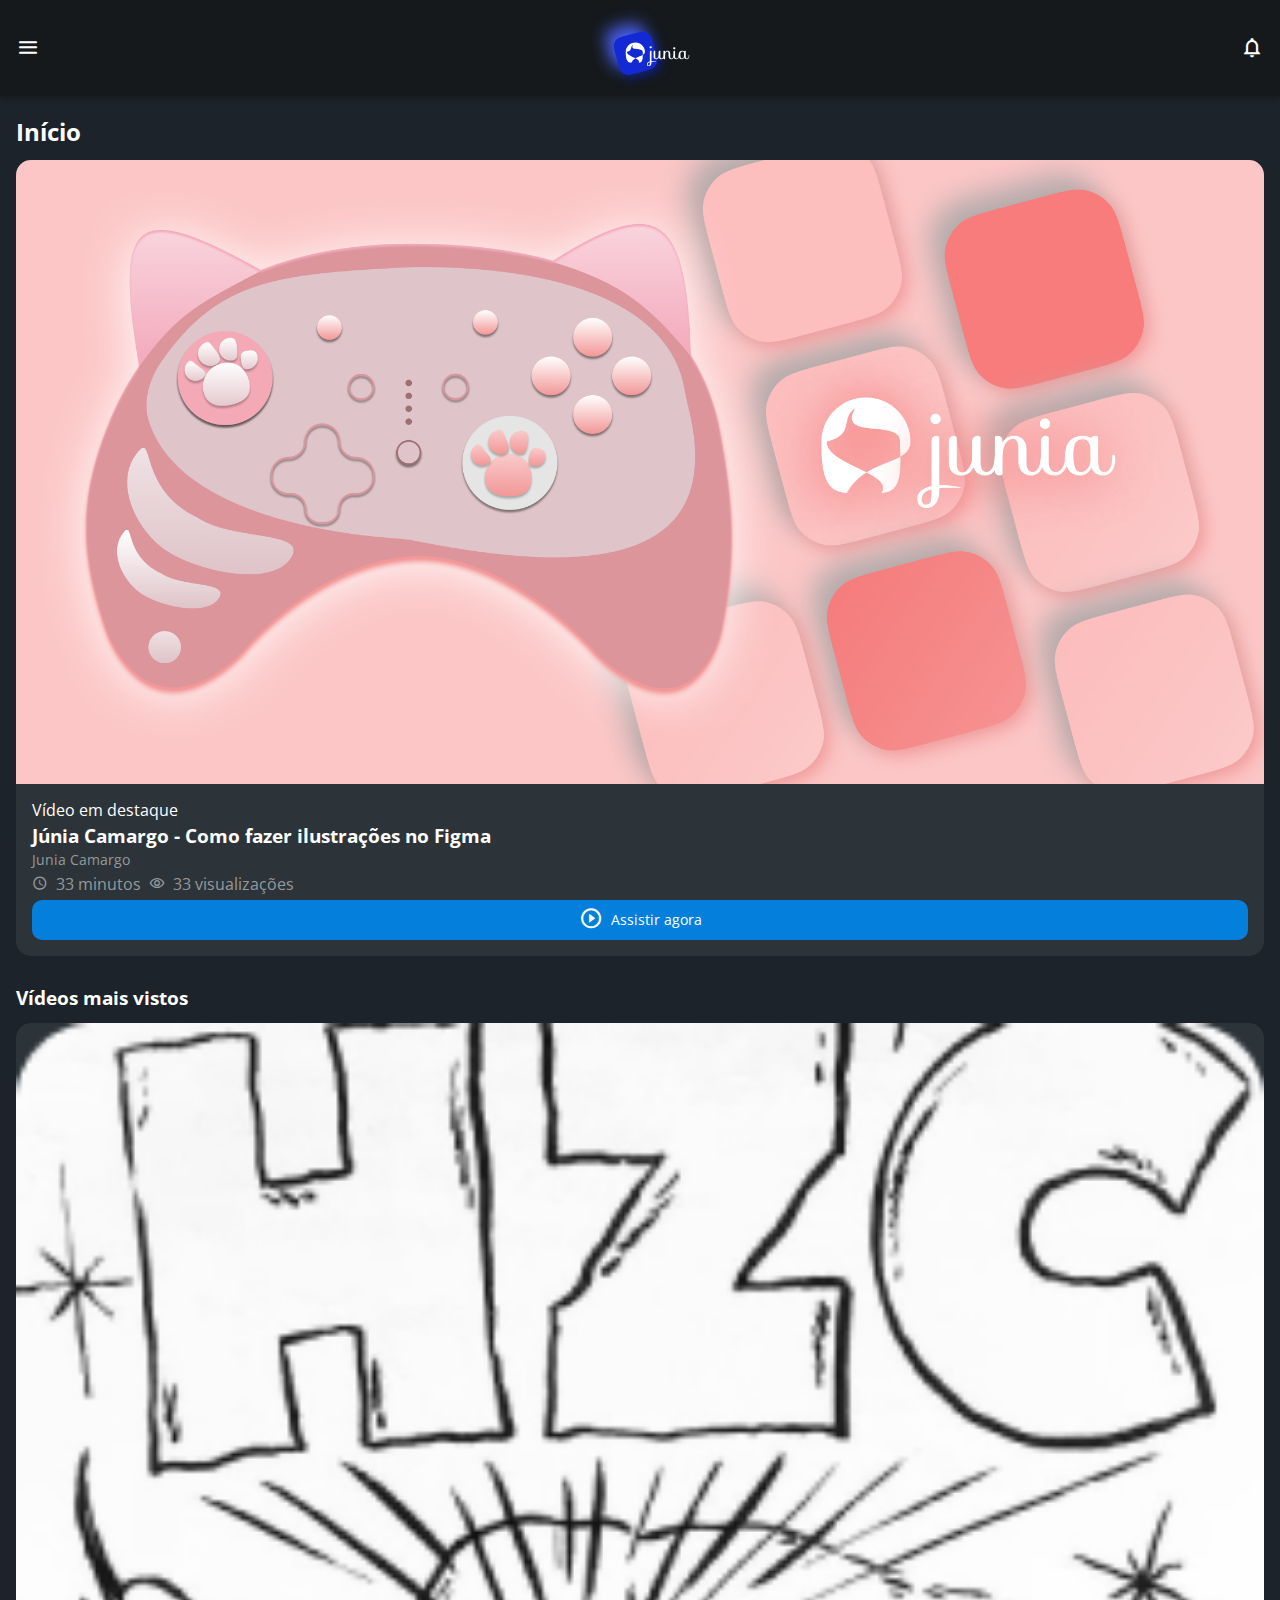
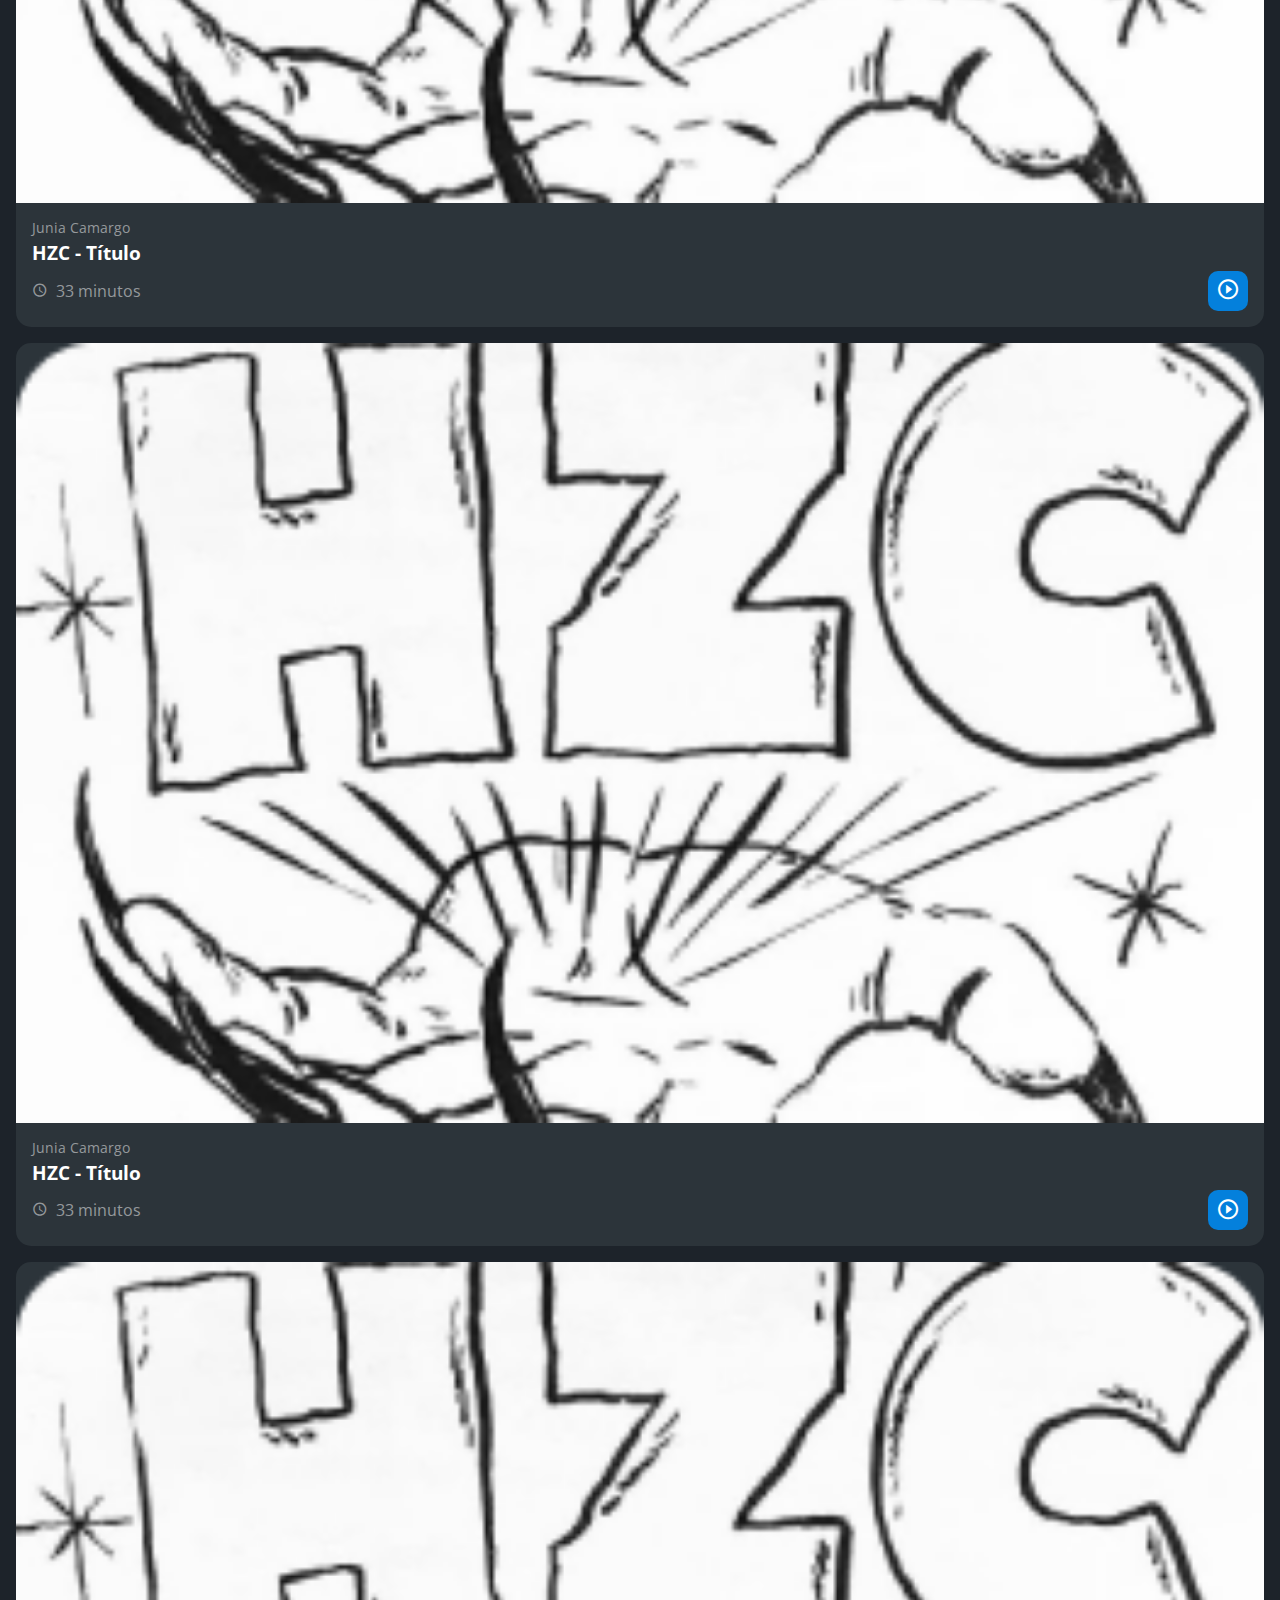
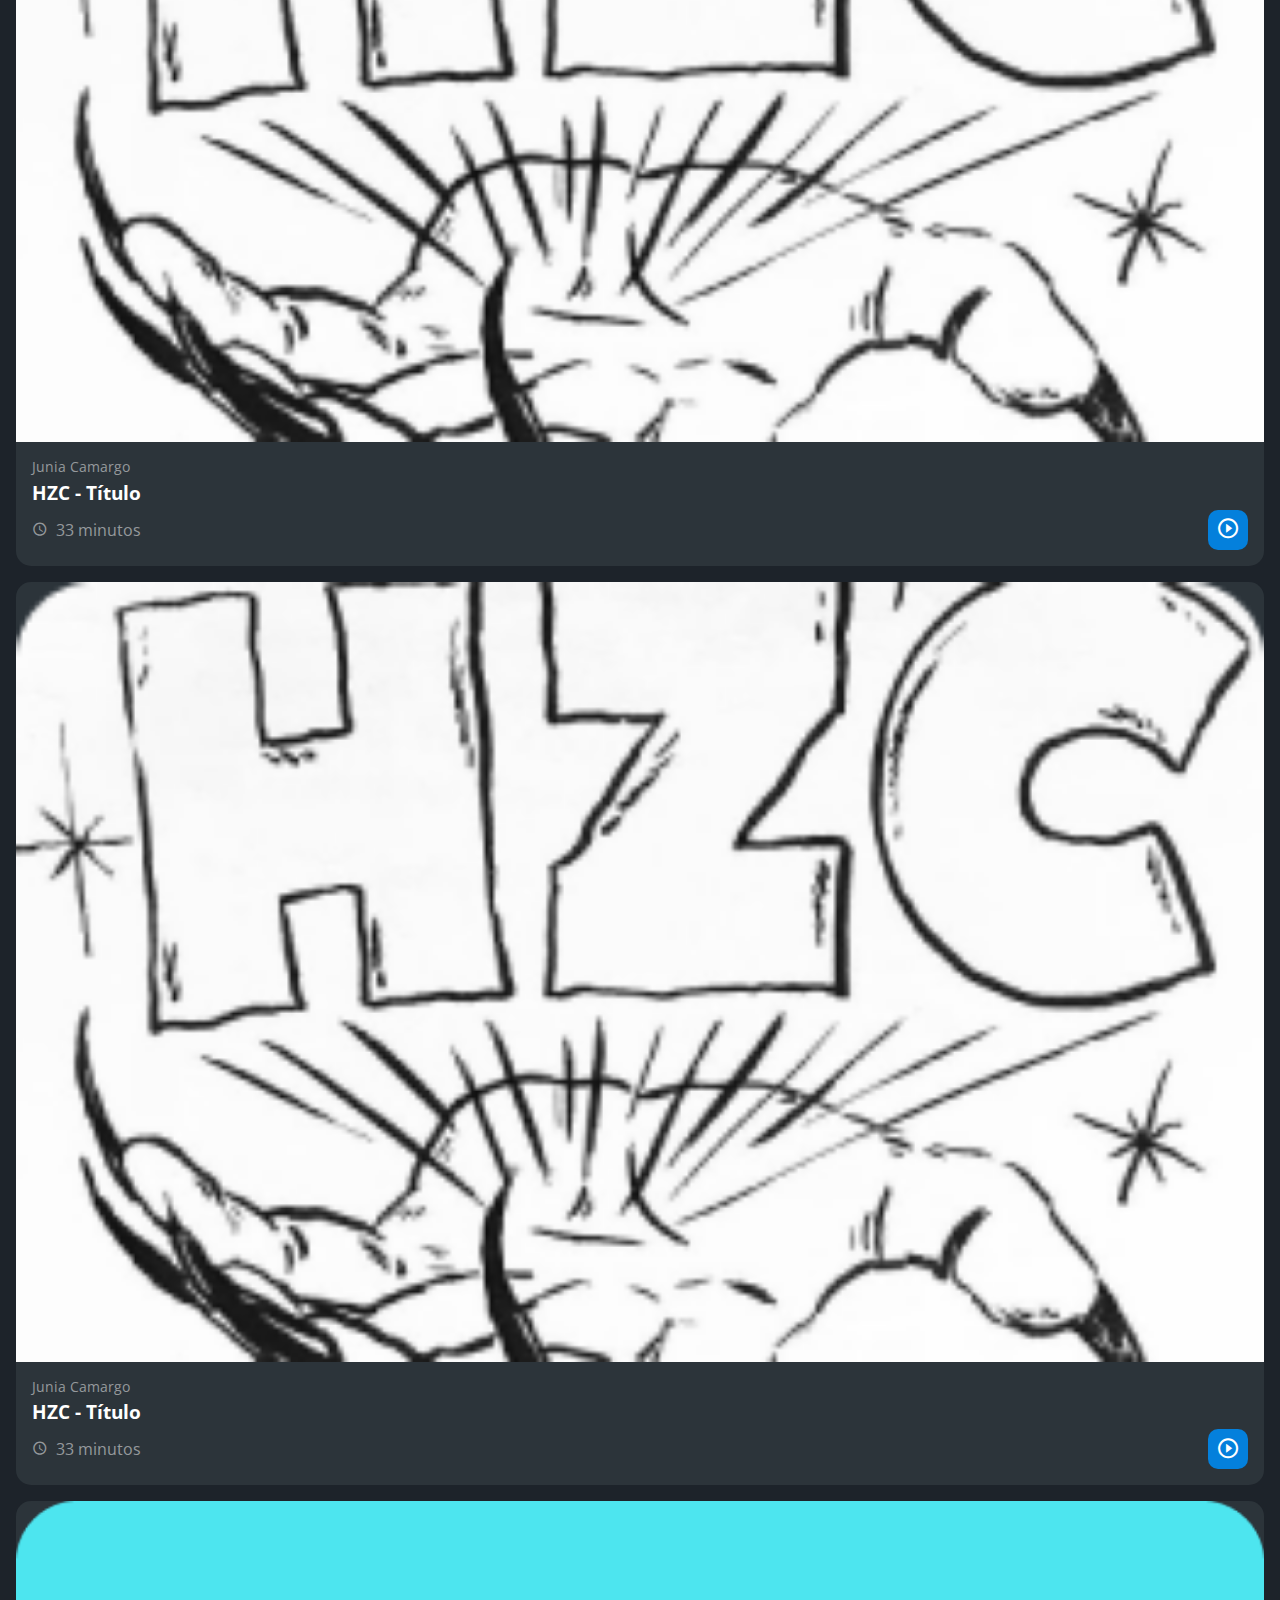
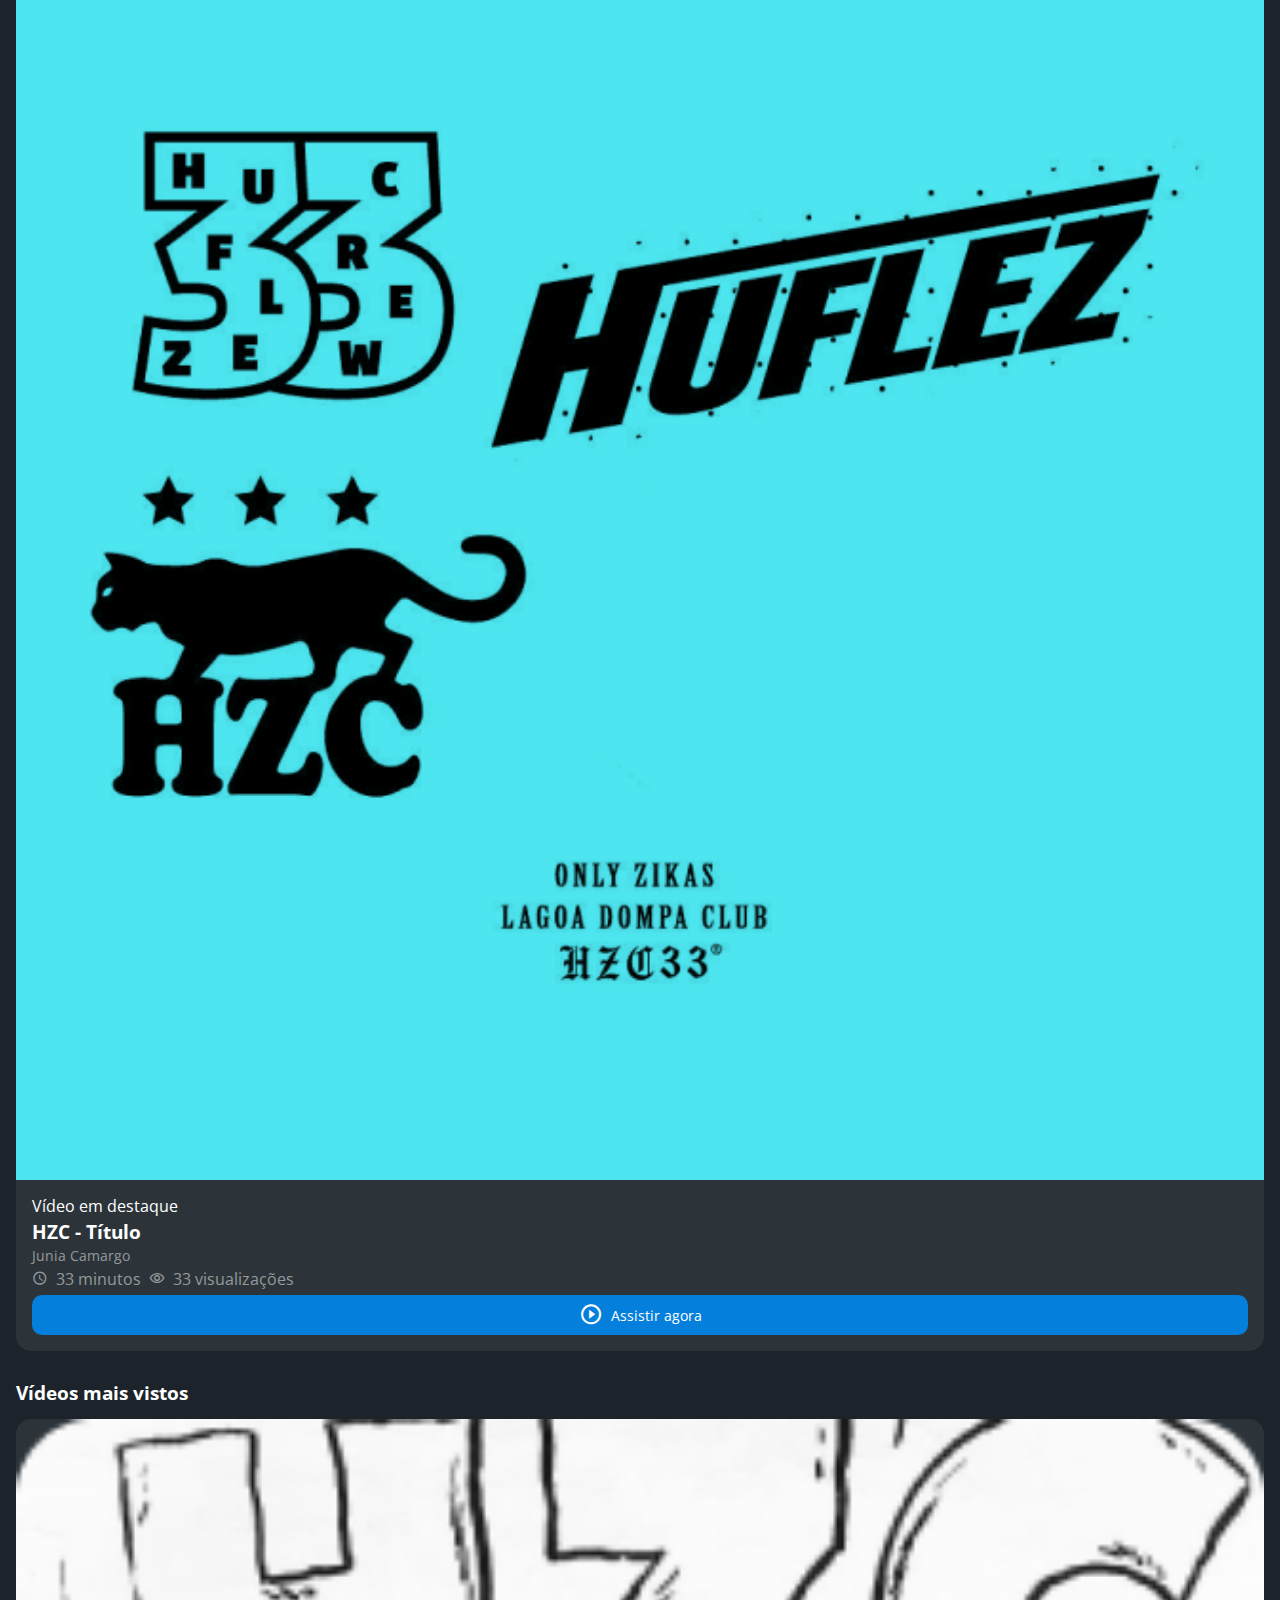
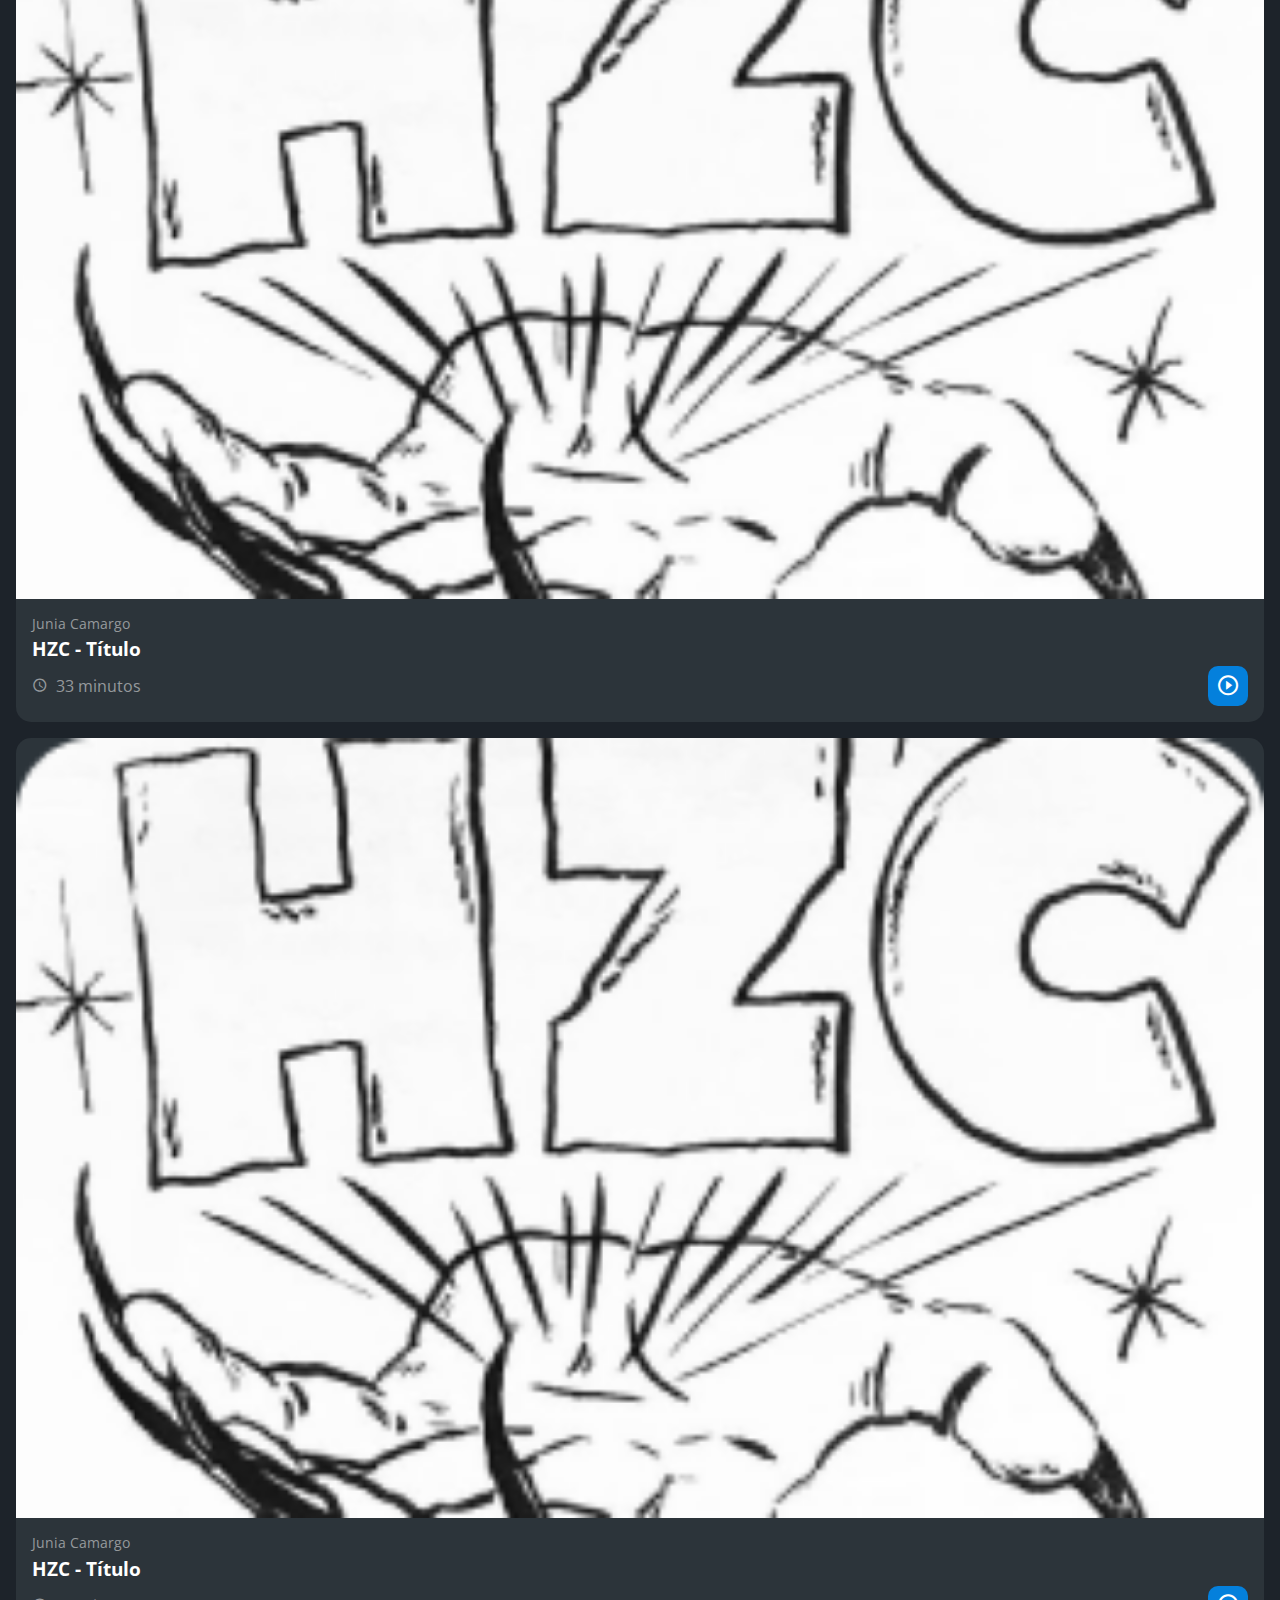
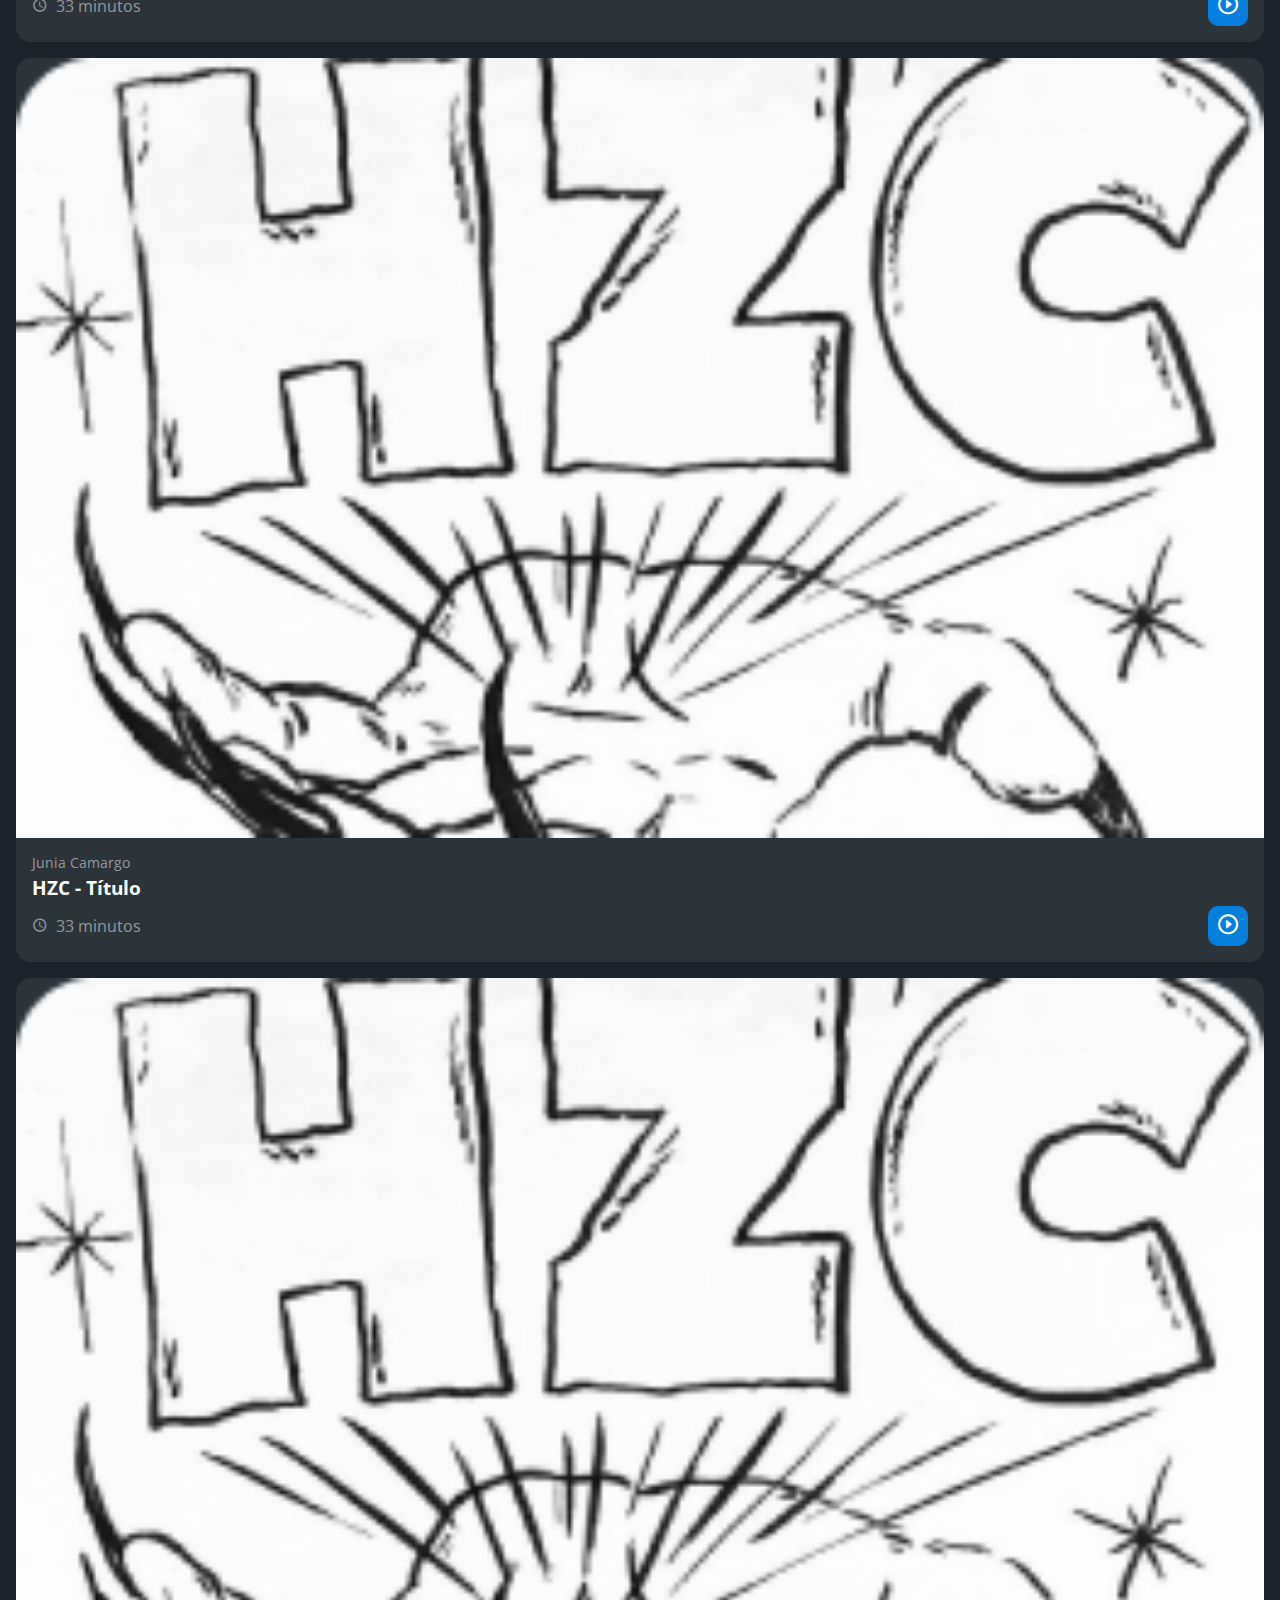
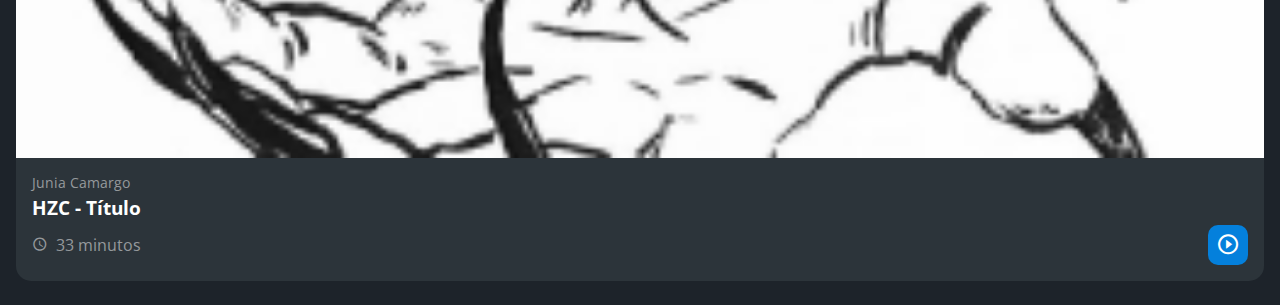
<file: index.html>
<!DOCTYPE html>
<html lang="pt-br">
<head>
    <meta charset="UTF-8">
    <meta http-equiv="X-UA-Compatible" content="IE=edge">
    <meta name="viewport" content="width=device-width, initial-scale=1.0">
    <title>Junia | Home</title>
    <link rel="preconnect" href="https://fonts.googleapis.com">
    <link rel="preconnect" href="https://fonts.gstatic.com" crossorigin>
    <link rel="stylesheet" href="https://fonts.googleapis.com/css2?family=Open+Sans:wght@400;600;700&display=swap">
    <link rel="stylesheet" href="assets/css/reset.css">
    <link rel="stylesheet" href="assets/css/estilos.css">
</head>
<body>
    <header class="cabecalho">
        <button class="cabecalho__menu" aria-label="Menu"><i></i></button>
        <img src="assets/img/logo.svg" alt="Logotipo da HZC" class="cabecalho__logo">
        <p class="cabecalho__perfil">Junia Camargo</p>
        <button class="cabecalho__notificacao" aria-label="Notificação"><i></i></button>
    </header>
    <nav class="menu-lateral">
        <img src="assets/img/logo.svg" alt="Logotipo da HZC" class="menu-lateral__logo">
        <a href="index.html" class="menu-lateral__link menu-lateral__link--inicio menu-lateral__link--ativo">Início</a>
        <a href="#" class="menu-lateral__link menu-lateral__link--videos">Vídeos</a>
        <a href="picos.html" class="menu-lateral__link menu-lateral__link--picos">Picos</a>
        <a href="#" class="menu-lateral__link menu-lateral__link--integrantes">Integrantes</a>
        <a href="#" class="menu-lateral__link menu-lateral__link--camisas">Camisas</a>
        <a href="#" class="menu-lateral__link menu-lateral__link--pinturas">Pinturas</a>
    </nav>
    <main class="principal">
        <h2 class="titulo-pagina">Início</h2>
        <article class="cartao cartao--destaque destaque-video">
            <img src="assets/img/banner-mobile_1.png" alt="Banner do cartao" class="cartao__imagem cartao__imagem--mobile">
            <img src="assets/img/banner_1.png" alt="Banner do cartao" class="cartao__imagem cartao__imagem--desktop">
            <div class="cartao__conteudo">
                <p class="cartao__destaque">Vídeo em destaque</p>
                <h3 class="cartao__titulo">Júnia Camargo - Como fazer ilustrações no Figma</h3>
                <p class="cartao__perfil">Junia Camargo</p>
                <p class="cartao__info cartao__info--tempo">33 minutos</p>
                <p class="cartao__info cartao__info--visualizacao">33 visualizações</p>
                <button class="cartao__botao cartao__botao--play cartao__botao--destaque">Assistir agora</button>
            </div>
        </article>
        <article class="cartao cartao--recentes videos-recentes">
            <h3 class="cartao__titulo">Vídeos recentes</h3>
            <a href="#" class="cartao__link">Ver todos</a>
            <ul class="cartao__lista">
                <li class="cartao__item">
                    <img src="assets/img/miniatura_1.png" alt="Thumbnail" class="cartao__item-thumbnail">
                    <h4 class="cartao__item-titulo">HZC - Love machine</h4>
                    <p class="cartao__item-perfil">Junia Camargo</p>
                </li>
                <li class="cartao__item">
                    <img src="assets/img/miniatura_1.png" alt="Thumbnail" class="cartao__item-thumbnail">
                    <h4 class="cartao__item-titulo">HZC - Love machine</h4>
                    <p class="cartao__item-perfil">Junia Camargo</p>
                </li>
                <li class="cartao__item">
                    <img src="assets/img/miniatura_1.png" alt="Thumbnail" class="cartao__item-thumbnail">
                    <h4 class="cartao__item-titulo">HZC - Love machine</h4>
                    <p class="cartao__item-perfil">Junia Camargo</p>
                </li>
                <li class="cartao__item">
                    <img src="assets/img/miniatura_1.png" alt="Thumbnail" class="cartao__item-thumbnail">
                    <h4 class="cartao__item-titulo">HZC - Love machine</h4>
                    <p class="cartao__item-perfil">Junia Camargo</p>
                </li>
                <li class="cartao__item">
                    <img src="assets/img/miniatura_1.png" alt="Thumbnail" class="cartao__item-thumbnail">
                    <h4 class="cartao__item-titulo">HZC - Love machine</h4>
                    <p class="cartao__item-perfil">Junia Camargo</p>
                </li>
            </ul>
        </article>
        <section class="secao secao-videos">
            <h3 class="titulo-secao">Vídeos mais vistos</h3>
            <article class="cartao">
                <img src="assets/img/video_1.png" alt="Vídeo" class="cartao__imagem">
                <div class="cartao__conteudo">
                    <p class="cartao__perfil">Junia Camargo</p>
                    <h3 class="cartao__titulo">HZC - Título</h3>
                    <p class="cartao__info cartao__info--tempo">33 minutos</p>
                    <button class="cartao__botao cartao__botao--play" aria-label="Assistir agora"></button>
                </div>
            </article>
            <article class="cartao">
                <img src="assets/img/video_1.png" alt="Vídeo" class="cartao__imagem">
                <div class="cartao__conteudo">
                    <p class="cartao__perfil">Junia Camargo</p>
                    <h3 class="cartao__titulo">HZC - Título</h3>
                    <p class="cartao__info cartao__info--tempo">33 minutos</p>
                    <button class="cartao__botao cartao__botao--play" aria-label="Assistir agora"></button>
                </div>
            </article>
            <article class="cartao">
                <img src="assets/img/video_1.png" alt="Vídeo" class="cartao__imagem">
                <div class="cartao__conteudo">
                    <p class="cartao__perfil">Junia Camargo</p>
                    <h3 class="cartao__titulo">HZC - Título</h3>
                    <p class="cartao__info cartao__info--tempo">33 minutos</p>
                    <button class="cartao__botao cartao__botao--play" aria-label="Assistir agora"></button>
                </div>
            </article>
            <article class="cartao">
                <img src="assets/img/video_1.png" alt="Vídeo" class="cartao__imagem">
                <div class="cartao__conteudo">
                    <p class="cartao__perfil">Junia Camargo</p>
                    <h3 class="cartao__titulo">HZC - Título</h3>
                    <p class="cartao__info cartao__info--tempo">33 minutos</p>
                    <button class="cartao__botao cartao__botao--play" aria-label="Assistir agora"></button>
                </div>
            </article>
        </section>
        <article class="cartao cartao--recentes produtos-recentes">
            <h3 class="cartao__titulo">Vídeos recentes</h3>
            <a href="#" class="cartao__link">Ver todos</a>
            <ul class="cartao__lista">
                <li class="cartao__item">
                    <img src="assets/img/miniatura_1.png" alt="Thumbnail" class="cartao__item-thumbnail">
                    <h4 class="cartao__item-titulo">HZC - Love machine</h4>
                    <p class="cartao__item-perfil">Junia Camargo</p>
                </li>
                <li class="cartao__item">
                    <img src="assets/img/miniatura_1.png" alt="Thumbnail" class="cartao__item-thumbnail">
                    <h4 class="cartao__item-titulo">HZC - Love machine</h4>
                    <p class="cartao__item-perfil">Junia Camargo</p>
                </li>
                <li class="cartao__item">
                    <img src="assets/img/miniatura_1.png" alt="Thumbnail" class="cartao__item-thumbnail">
                    <h4 class="cartao__item-titulo">HZC - Love machine</h4>
                    <p class="cartao__item-perfil">Junia Camargo</p>
                </li>
                <li class="cartao__item">
                    <img src="assets/img/miniatura_1.png" alt="Thumbnail" class="cartao__item-thumbnail">
                    <h4 class="cartao__item-titulo">HZC - Love machine</h4>
                    <p class="cartao__item-perfil">Junia Camargo</p>
                </li>
                <li class="cartao__item">
                    <img src="assets/img/miniatura_1.png" alt="Thumbnail" class="cartao__item-thumbnail">
                    <h4 class="cartao__item-titulo">HZC - Love machine</h4>
                    <p class="cartao__item-perfil">Junia Camargo</p>
                </li>
            </ul>
        </article>
        <article class="cartao cartao--destaque destaque-produtos">
            <img src="assets/img/banner-mobile_2.png" alt="Banner do cartao" class="cartao__imagem cartao__imagem--mobile">
            <img src="assets/img/banner_2.png" alt="Banner do cartao" class="cartao__imagem cartao__imagem--desktop">
            <div class="cartao__conteudo">
                <p class="cartao__destaque">Vídeo em destaque</p>
                <h3 class="cartao__titulo">HZC - Título</h3>
                <p class="cartao__perfil">Junia Camargo</p>
                <p class="cartao__info cartao__info--tempo">33 minutos</p>
                <p class="cartao__info cartao__info--visualizacao">33 visualizações</p>
                <button class="cartao__botao cartao__botao--play cartao__botao--destaque">Assistir agora</button>
            </div>
        </article>
        <section class="secao secao-produtos">
            <h3 class="titulo-secao">Vídeos mais vistos</h3>
            <article class="cartao">
                <img src="assets/img/video_1.png" alt="Vídeo" class="cartao__imagem">
                <div class="cartao__conteudo">
                    <p class="cartao__perfil">Junia Camargo</p>
                    <h3 class="cartao__titulo">HZC - Título</h3>
                    <p class="cartao__info cartao__info--tempo">33 minutos</p>
                    <button class="cartao__botao cartao__botao--play" aria-label="Assistir agora"></button>
                </div>
            </article>
            <article class="cartao">
                <img src="assets/img/video_1.png" alt="Vídeo" class="cartao__imagem">
                <div class="cartao__conteudo">
                    <p class="cartao__perfil">Junia Camargo</p>
                    <h3 class="cartao__titulo">HZC - Título</h3>
                    <p class="cartao__info cartao__info--tempo">33 minutos</p>
                    <button class="cartao__botao cartao__botao--play" aria-label="Assistir agora"></button>
                </div>
            </article>
            <article class="cartao">
                <img src="assets/img/video_1.png" alt="Vídeo" class="cartao__imagem">
                <div class="cartao__conteudo">
                    <p class="cartao__perfil">Junia Camargo</p>
                    <h3 class="cartao__titulo">HZC - Título</h3>
                    <p class="cartao__info cartao__info--tempo">33 minutos</p>
                    <button class="cartao__botao cartao__botao--play" aria-label="Assistir agora"></button>
                </div>
            </article>
            <article class="cartao">
                <img src="assets/img/video_1.png" alt="Vídeo" class="cartao__imagem">
                <div class="cartao__conteudo">
                    <p class="cartao__perfil">Junia Camargo</p>
                    <h3 class="cartao__titulo">HZC - Título</h3>
                    <p class="cartao__info cartao__info--tempo">33 minutos</p>
                    <button class="cartao__botao cartao__botao--play" aria-label="Assistir agora"></button>
                </div>
            </article>
        </section>
    </main>
    <script src="index.js"></script>
</body>
</html>
</file>
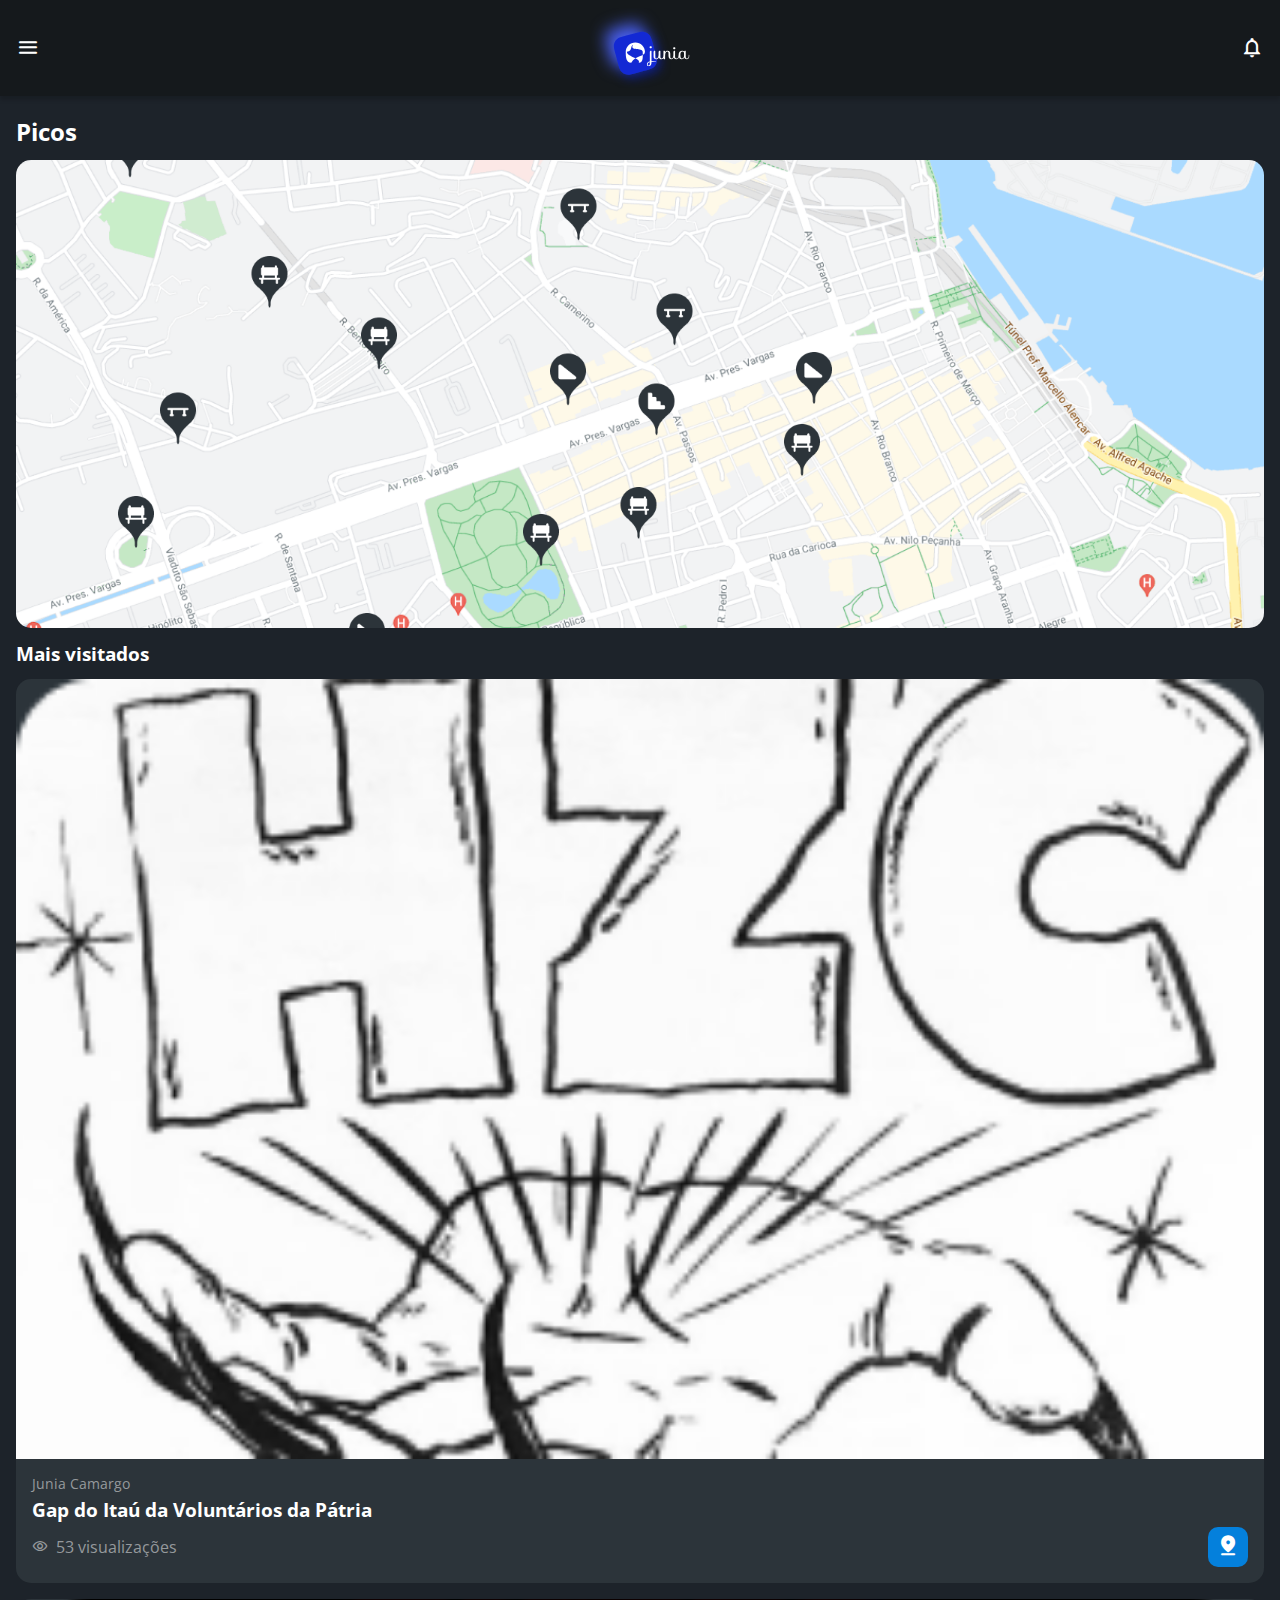
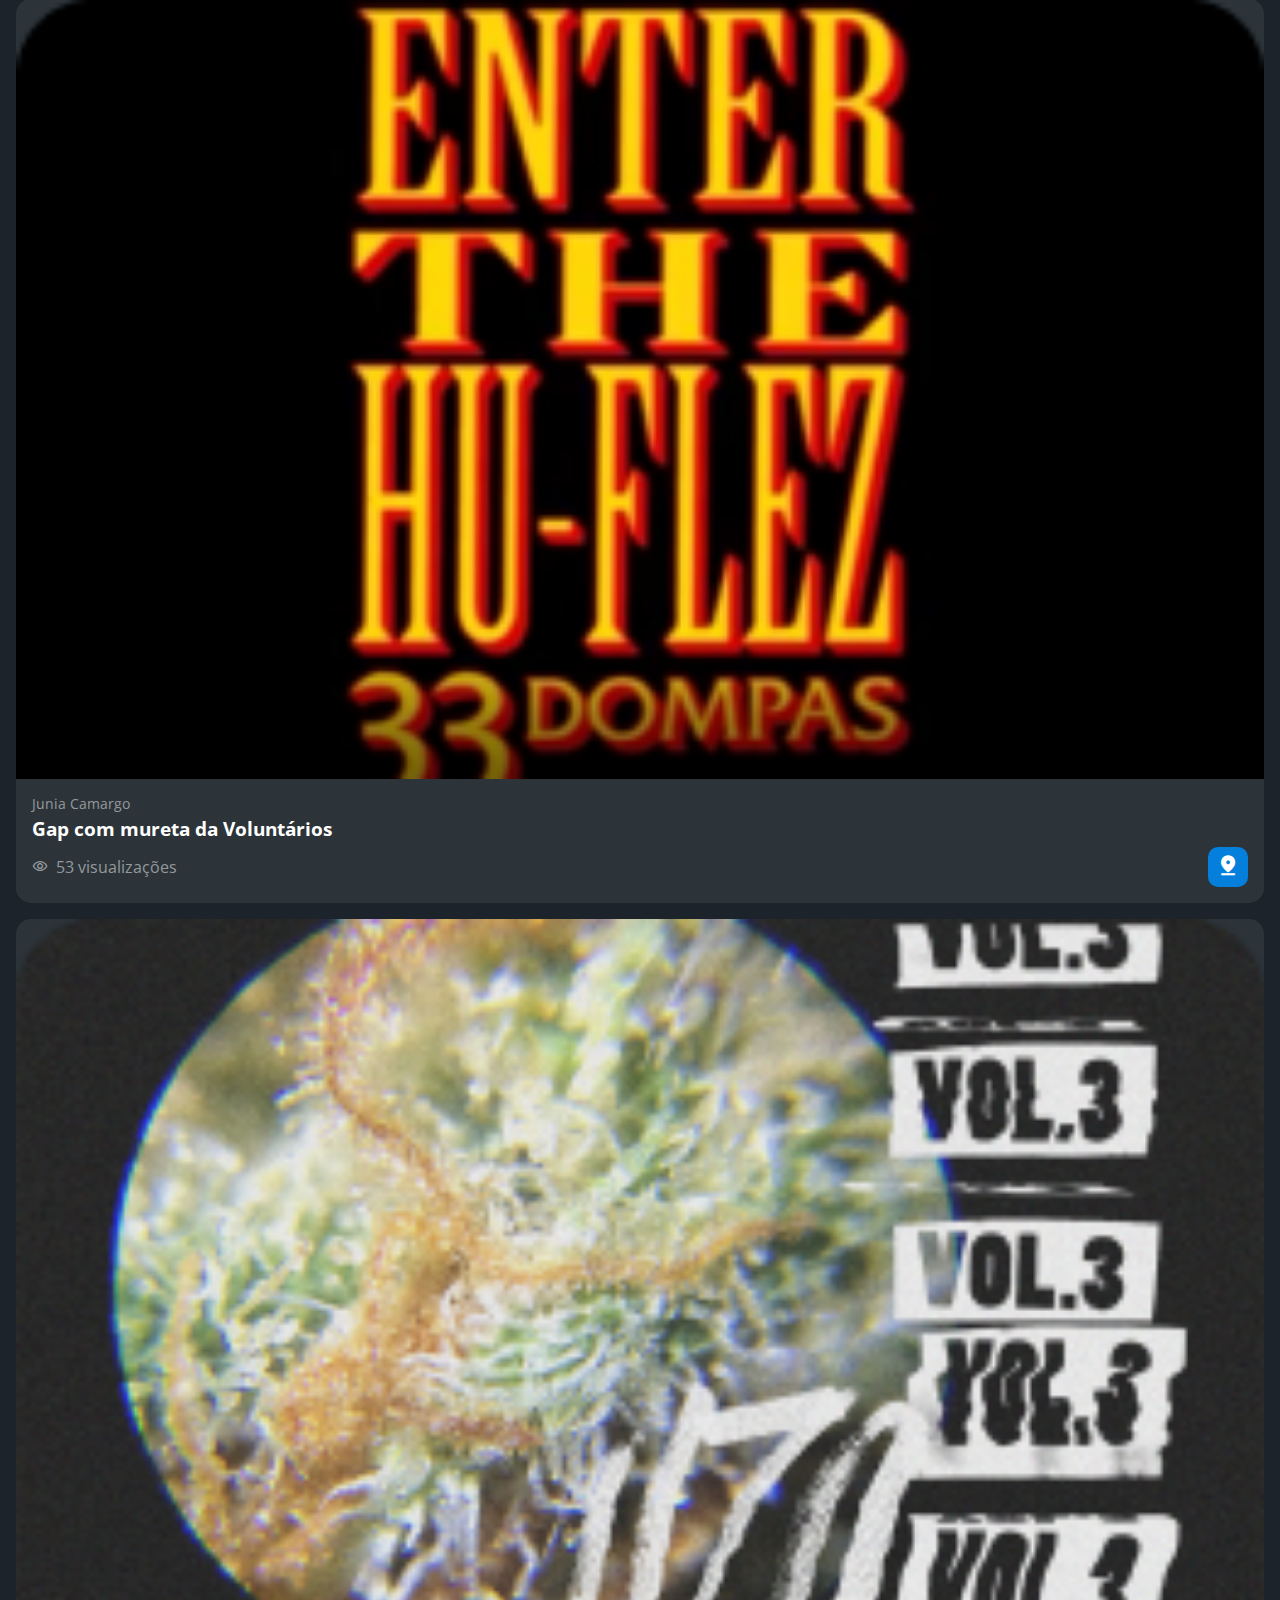
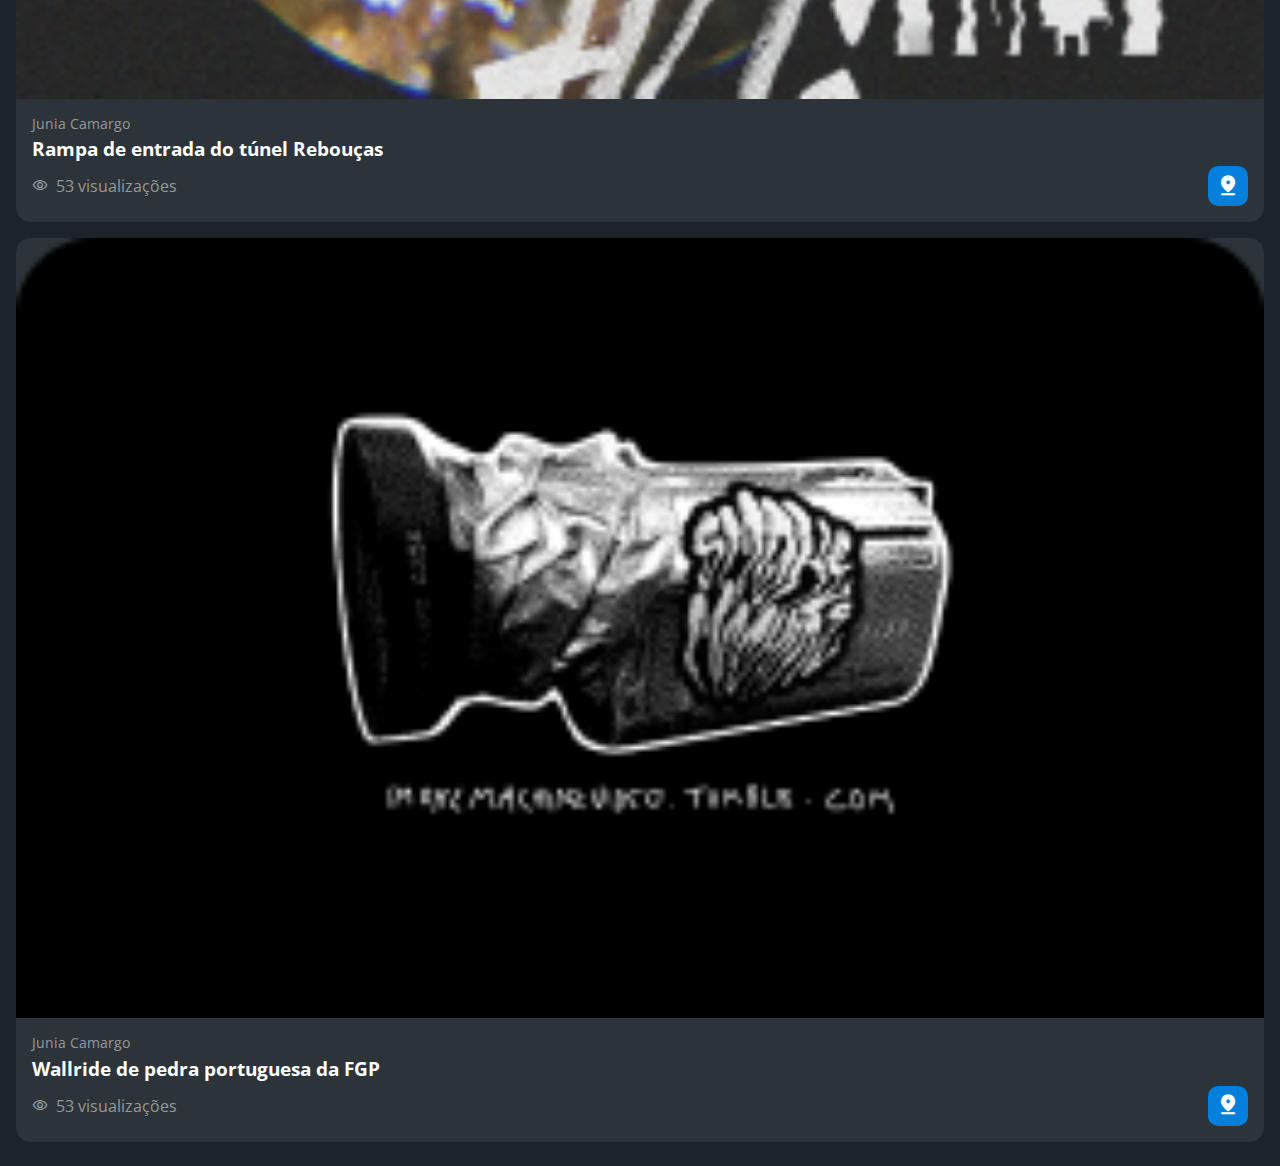
<file: picos.html>
<!DOCTYPE html>
<html lang="pt-br">
<head>
    <meta charset="UTF-8">
    <meta http-equiv="X-UA-Compatible" content="IE=edge">
    <meta name="viewport" content="width=device-width, initial-scale=1.0">
    <title>HZC | Picos</title>
    <link rel="preconnect" href="https://fonts.googleapis.com">
    <link rel="preconnect" href="https://fonts.gstatic.com" crossorigin>
    <link rel="stylesheet" href="https://fonts.googleapis.com/css2?family=Open+Sans:wght@400;600;700&display=swap">
    <link rel="stylesheet" href="assets/css/reset.css">
    <link rel="stylesheet" href="assets/css/estilos.css">
</head>
<body>
    <header class="cabecalho">
        <button class="cabecalho__menu" aria-label="Menu"><i></i></button>
        <img src="assets/img/logo.svg" alt="Logotipo da HZC" class="cabecalho__logo">
        <p class="cabecalho__perfil">Junia Camargo</p>
        <button class="cabecalho__notificacao" aria-label="Notificação"><i></i></button>
    </header>
    <nav class="menu-lateral">
        <img src="assets/img/logo.svg" alt="Logotipo da HZC" class="menu-lateral__logo">
        <a href="index.html" class="menu-lateral__link menu-lateral__link--inicio">Início</a>
        <a href="#" class="menu-lateral__link menu-lateral__link--videos">Vídeos</a>
        <a href="picos.html" class="menu-lateral__link menu-lateral__link--picos menu-lateral__link--ativo">Picos</a>
        <a href="#" class="menu-lateral__link menu-lateral__link--integrantes">Integrantes</a>
        <a href="#" class="menu-lateral__link menu-lateral__link--camisas">Camisas</a>
        <a href="#" class="menu-lateral__link menu-lateral__link--pinturas">Pinturas</a>
    </nav>
    <main class="principal principal--picos">
        <h2 class="titulo-pagina">Picos</h2>
        <article class="cartao picos-mapa" aria-label="Mapa dos picos favoritos"></article>
        <article class="cartao cartao--recentes picos-favoritos">
            <h3 class="cartao__titulo">Favoritos</h3>
            <a href="#" class="cartao__link">Ver todos</a>
            <ul class="cartao__lista">
                <li class="cartao__item">
                    <img src="assets/img/miniatura_1.png" alt="Thumbnail" class="cartao__item-thumbnail">
                    <h4 class="cartao__item-titulo">Wallride da FGP</h4>
                    <p class="cartao__item-perfil">Junia Camargo</p>
                </li>
                <li class="cartao__item">
                    <img src="assets/img/miniatura_2.png" alt="Thumbnail" class="cartao__item-thumbnail">
                    <h4 class="cartao__item-titulo">Borda de valores</h4>
                    <p class="cartao__item-perfil">Junia Camargo</p>
                </li>
                <li class="cartao__item">
                    <img src="assets/img/miniatura_3.png" alt="Thumbnail" class="cartao__item-thumbnail">
                    <h4 class="cartao__item-titulo">Wallride do Rebouças</h4>
                    <p class="cartao__item-perfil">Junia Camargo</p>
                </li>
                <li class="cartao__item">
                    <img src="assets/img/miniatura_4.png" alt="Thumbnail" class="cartao__item-thumbnail">
                    <h4 class="cartao__item-titulo">Segundo setor da praça Mauá</h4>
                    <p class="cartao__item-perfil">Junia Camargo</p>
                </li>
                <li class="cartao__item">
                    <img src="assets/img/miniatura_5.png" alt="Thumbnail" class="cartao__item-thumbnail">
                    <h4 class="cartao__item-titulo">Wallride do Rebouças</h4>
                    <p class="cartao__item-perfil">Junia Camargo</p>
                </li>
            </ul>
        </article>
        <section class="secao secao-picos-mais-visitados">
            <h3 class="titulo-secao">Mais visitados</h3>
            <article class="cartao">
                <img src="assets/img/video_1.png" alt="Vídeo" class="cartao__imagem">
                <div class="cartao__conteudo">
                    <p class="cartao__perfil">Junia Camargo</p>
                    <h3 class="cartao__titulo">Gap do Itaú da Voluntários da Pátria</h3>
                    <p class="cartao__info cartao__info--visualizacao">53 visualizações</p>
                    <button class="cartao__botao cartao__botao--pico" aria-label="Visualizar no maps"></button>
                </div>
            </article>
            <article class="cartao">
                <img src="assets/img/video_2.png" alt="Vídeo" class="cartao__imagem">
                <div class="cartao__conteudo">
                    <p class="cartao__perfil">Junia Camargo</p>
                    <h3 class="cartao__titulo">Gap com mureta da Voluntários</h3>
                    <p class="cartao__info cartao__info--visualizacao">53 visualizações</p>
                    <button class="cartao__botao cartao__botao--pico" aria-label="Visualizar no maps"></button>
                </div>
            </article>
            <article class="cartao">
                <img src="assets/img/video_3.png" alt="Vídeo" class="cartao__imagem">
                <div class="cartao__conteudo">
                    <p class="cartao__perfil">Junia Camargo</p>
                    <h3 class="cartao__titulo">Rampa de entrada do túnel Rebouças</h3>
                    <p class="cartao__info cartao__info--visualizacao">53 visualizações</p>
                    <button class="cartao__botao cartao__botao--pico" aria-label="Visualizar no maps"></button>
                </div>
            </article>
            <article class="cartao">
                <img src="assets/img/video_4.png" alt="Vídeo" class="cartao__imagem">
                <div class="cartao__conteudo">
                    <p class="cartao__perfil">Junia Camargo</p>
                    <h3 class="cartao__titulo">Wallride de pedra portuguesa da FGP</h3>
                    <p class="cartao__info cartao__info--visualizacao">53 visualizações</p>
                    <button class="cartao__botao cartao__botao--pico" aria-label="Visualizar no maps"></button>
                </div>
            </article>
        </section>
    </main>
    <script src="index.js"></script>
</body>
</html>
</file>
<file: assets/css/estilos.css>
@font-face {
    font-family: 'icones';
    src: url(../font/icones.ttf);
}

body {
    background-color: #1D232A;
    font-family: 'Open Sans', 'icones', sans-serif;
    color: #FFFFFF;
}

@media screen and (min-width: 1440px) {
    body {
        display: grid;
        grid-template-columns: auto 1fr;
    }
}

.cabecalho {
    display: flex;
    justify-content: space-between;
    align-items: center;
    background-color: #15191C;
    padding: 8px 16px;
    box-shadow: 0px 4px 4px rgba(0, 0, 0, 0.16);
}

.cabecalho__menu i::before {
    content: "\e904";
    font-size: 24px;
}

.cabecalho__notificacao i::before {
    content: "\e906";
    font-size: 24px;
}

.cabecalho__logo {
    width: 100px;
}

.cabecalho__perfil {
    display: none;
}

@media screen and (min-width: 1440px) {
    .cabecalho {
        background-color: #1D232A;
        display: grid;
        column-gap: 32px;
        grid-template-columns: 1fr auto;
        padding: 16px 60px;
        height: 80px;
        box-sizing: border-box;
        grid-column: 2;
    }

    .cabecalho__menu {
        display: none;
    }

    .cabecalho__logo {
        display: none;
        height: 182,28px;
        width: 300px;
    }

    .cabecalho__perfil {
        display: grid;
        grid-template-columns: repeat(3, auto);
        column-gap: 8px;
        align-items: center;
        justify-self: flex-end;
        color: #95999C;
        padding: 8px 32px;
        border-right: 1px solid #95999C;
    }

    .cabecalho__perfil::before {
        content: "";
        display: block;
        width: 32px;
        height: 32px;
        background-image: url(../img/profile.png);
        border-radius: 50%;
        background-size: contain;
        background-repeat: no-repeat;
        background-position: center;
    }

    .cabecalho__perfil::after {
        content: "\e90d";
        color: #FFFFFF;
        font-size: 1.5rem;
    }
}

.menu-lateral {
    display: flex;
    flex-direction: column;
    background-color: #15191C;
    width: 75vw;
    height: 100vh;

    position: absolute;
    left: -100vw;
    transition: .25s;
}

.menu-lateral--ativo {
    left: 0;
    transition: .25s;
}

.menu-lateral__logo {
    width: 118px;
    align-self: center;
    padding: 16px;
}

.menu-lateral__link {
    height: 64px;
    color: #95999C;
    padding-left: 64px;
    display: flex;
    align-items: center;
}

.menu-lateral__link--ativo {
    color: #FFFFFF;
    padding-left: 56px;
    border-left: 8px solid #FFFFFF;
}

.menu-lateral__link::before {
    content: "\e900";
    width: 24px;
    height: 24px;
    font-size: 24px;
    position: absolute;
    left: 24px;
}

.menu-lateral__link--inicio::before {
    content: "\e902";
}

.menu-lateral__link--videos::before {
    content: "\e90e";
}

.menu-lateral__link--picos::before {
    content: "\e909";
}

.menu-lateral__link--integrantes::before {
    content: "\e903";
}

.menu-lateral__link--camisas::before {
    content: "\e900";
}

.menu-lateral__link--pinturas::before {
    content: "\e90a";
}

@media screen and (min-width: 1440px) {
    .menu-lateral {
        position: static;
        width: 200px;
        grid-column: 1;
        grid-row: 1 / span 2;
    }
}

.principal {
    padding: 24px 16px;
    display: grid;
    gap: 16px;
}

.titulo-pagina {
    font-size: 1.5rem;
    font-weight: 700;
}

.titulo-secao {
    font-size: 1.2rem;
    font-weight: 700;
}

@media screen and (min-width: 1440px) {
    .principal {
        display: grid;
        grid-template-columns: auto 1fr auto;
        grid-template-areas: 
            "titulo-pagina titulo-pagina titulo-pagina"
            "destaque-video destaque-video videos-recentes"
            "secao-videos secao-videos secao-videos"
            "produtos-recentes destaque-produtos destaque-produtos"
            "secao-produtos secao-produtos secao-produtos"       
        ;
        column-gap: 32px;
        padding: 16px 60px;
        grid-column: 2;
    }

    .titulo-secao {
        grid-column: span 4;
    }
}

.cartao {
    width: 100%;
    border-radius: 15px;
    overflow: hidden;
    background-color: #2C343A;
}

.cartao__imagem--desktop {
    display: none;
}

.cartao--destaque {
    margin-bottom: 16px;
}

.cartao__conteudo {
    padding: 16px;
    display: grid;
    grid-template-columns: auto 1fr;
    gap: 8px;
}

.cartao__destaque {
    grid-column: span 2;
}

.cartao__titulo {
    font-size: 1.2rem;
    font-weight: 700;
    grid-column: span 2;
}

.cartao__perfil {
    color: #95999C;
    font-size: 0.9rem;
    grid-column: span 2;
}

.cartao__info {
    display: flex;
    align-items: center;
    color: #95999C;
}

.cartao__info--tempo::before {
    content: "\e90c";
    margin-right: 8px;    
}

.cartao__info--visualizacao::before {
    content: "\e90f";
    margin-right: 8px;    
}

.cartao__botao {
    display: flex;
    justify-content: center;
    align-items: center;
    background-color: #0480DC;
    width: 40px;
    height: 40px;
    border-radius: 10px;
    font-size: 0.9rem;
    justify-self: flex-end;
}

.cartao__botao--play::before {
    content: "\e90b";
    font-size: 24px;
}

.cartao__botao--destaque {
    width: 100%;
    grid-column: span 2;
}

.cartao__botao--destaque::before {
    margin-right: 8px;
}

.cartao--recentes {
    display: none;
}

@media screen and (min-width: 1440px) {
    .cartao--destaque {
        margin-bottom: 0;
    }

    .cartao__imagem--mobile {
        display: none;
    }

    .cartao__imagem--desktop {
        display: block;
    }

    .cartao__botao--destaque {
        grid-column: auto;
        padding: 16px 8px;
    }

    .cartao--recentes {
        display: grid;
        grid-template-columns: auto auto;
        align-items: center;
        row-gap: 24px;
        width: 256px;
        padding: 16px;
        box-sizing: border-box;
        align-self: flex-start;
    }

    .cartao--recentes .cartao__titulo {
        grid-column: auto;
    }

    .cartao__link {
        font-size: 0.8rem;
        font-weight: 600;
        color: #0480DC;
        justify-self: flex-end;
    }
    
    .cartao__lista {
        display: grid;
        row-gap: 16px;
        grid-column: span 2;
    }

    .cartao__item {
        display: grid;
        grid-template-columns: auto 1fr;
        gap: 8px;
    }

    .cartao__item-thumbnail {
        width: 32px;
        grid-row: span 2;
    }

    .cartao__item-titulo {
        font-size: 0.9rem;
        line-height: 1.2rem;
        font-weight: 700;
    }

    .cartao__item-perfil {
        font-size: 0.8rem;
        color: #95999C;
    }
}

.secao {
    display: grid;
    gap: 16px;
}

@media screen and (min-width: 1440px) {
    .secao {
        grid-template-columns: repeat(4, 1fr);
    }

    .destaque-video {
        grid-area: destaque-video;
    }
    
    .videos-recentes {
        grid-area: videos-recentes;
    }
    
    .secao-videos {
        grid-area: secao-videos;
    }
    
    .destaque-produtos {
        grid-area: destaque-produtos;
    }
    
    .produtos-recentes {
        grid-area: produtos-recentes;
    }
    
    .secao-produtos {
        grid-area: secao-produtos;
    }
}

/* Picos */

@media screen and (min-width: 1440px) {
    .principal--picos {
        grid-template-areas: 
        "titulo-pagina titulo-pagina titulo-pagina"
        "picos-mapa picos-mapa picos-favoritos"
        "secao-picos-mais-visitados secao-picos-mais-visitados secao-picos-mais-visitados"
        ;
    }
}

.picos-mapa {
    width: 100%;
    height: 468px;
    background-image: url(../img/mapa-picos.png);
    background-size: cover;
    background-repeat: no-repeat;
    background-position: center;
    border-radius: 15px;
}

.cartao__botao--pico::before {
    content: "\e908";
    font-size: 24px;
}

@media screen and (min-width: 1440px) {
    .picos-mapa {
        grid-area: picos-mapa;
    }

    .picos-favoritos {
        grid-area: picos-favoritos;
    }

    .secao-picos-mais-visitados {
        grid-area: secao-picos-mais-visitados;
    }
}
</file>
